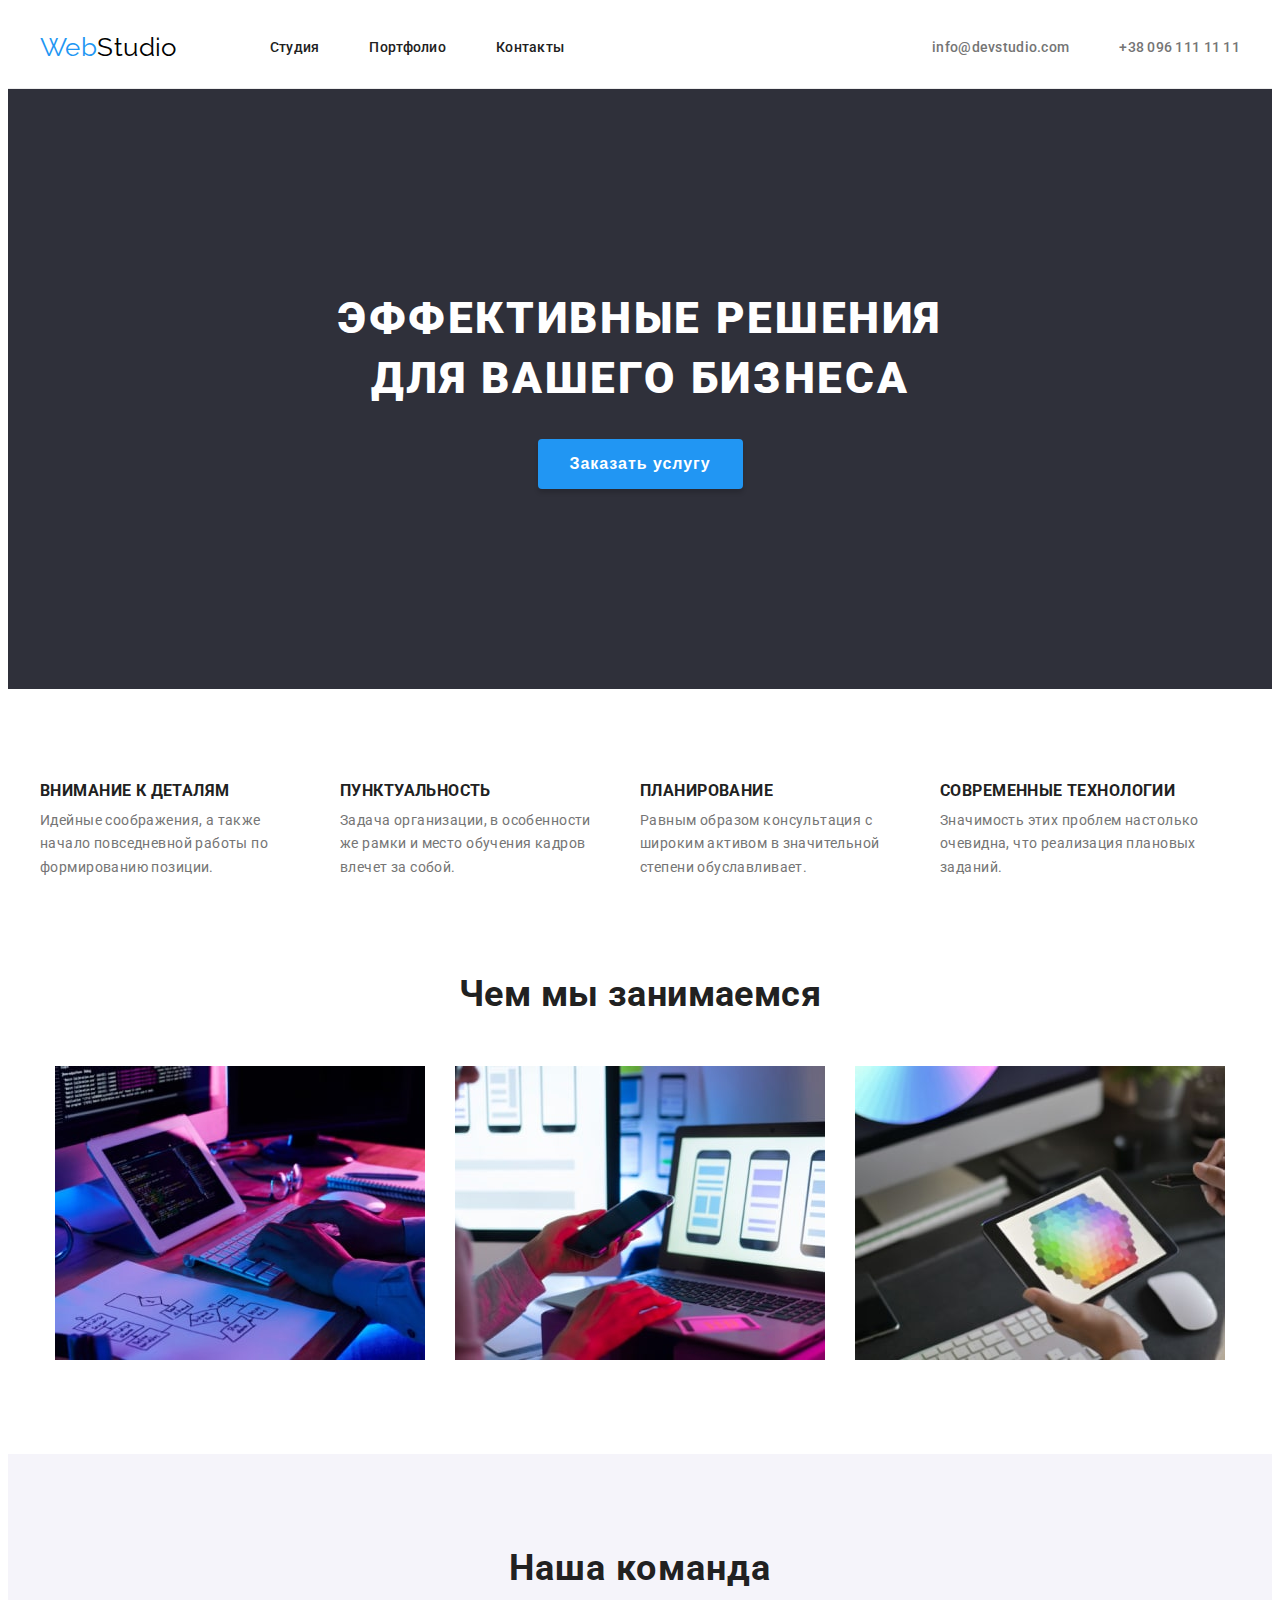
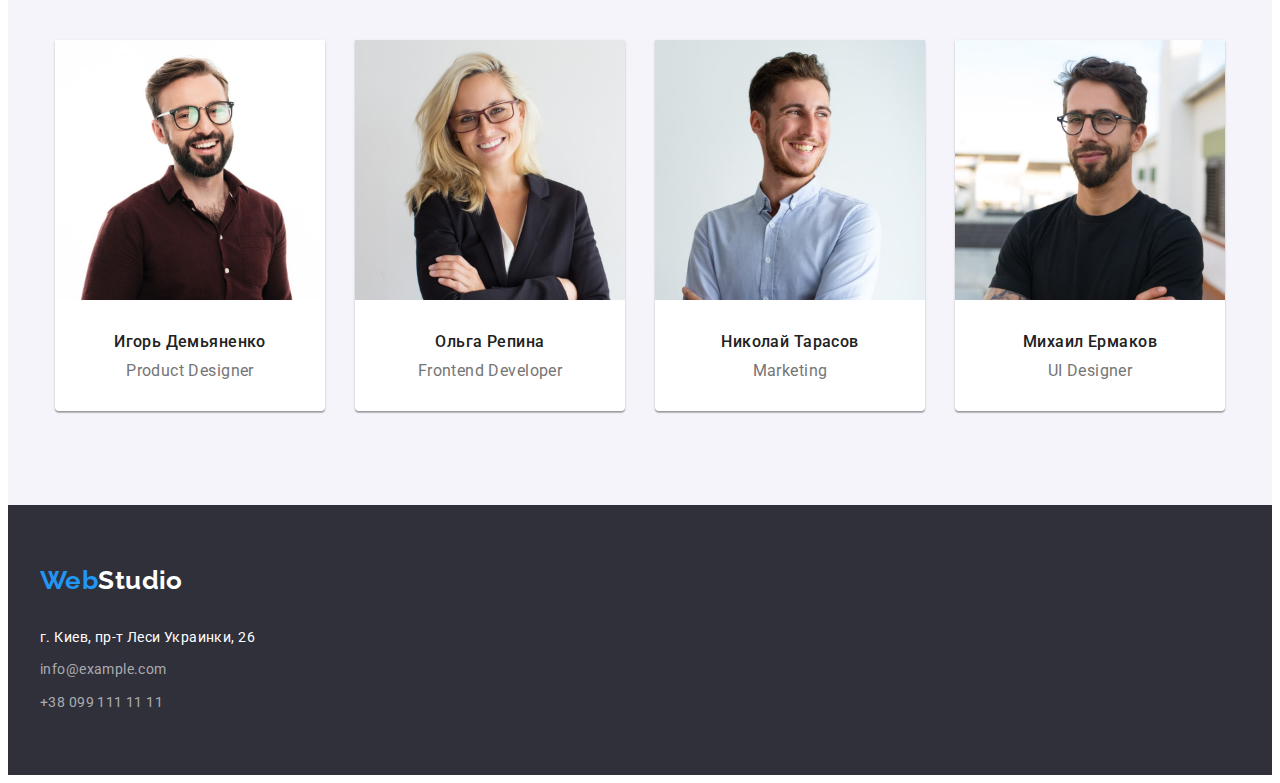
<file: index.html>
<!DOCTYPE html>
<html lang="ru">
<head>
    <meta charset="UTF-8">
    <meta http-equiv="X-UA-Compatible" content="IE=edge">
    <meta name="viewport" content="width=device-width, initial-scale=1.0">
    <title>Web Studio</title>
    
    
    <link rel="preconnect" href="https://fonts.googleapis.com">
    <link rel="preconnect" href="https://fonts.gstatic.com" crossorigin>
    <link href="https://fonts.googleapis.com/css2?family=Montserrat:wght@700&family=Roboto:wght@400;500;700;900&display=swap" rel="stylesheet">
    
    <link rel="preconnect" href="https://fonts.googleapis.com">
    <link rel="preconnect" href="https://fonts.gstatic.com" crossorigin>
    <link href="https://fonts.googleapis.com/css2?family=Raleway:wght@700&display=swap" rel="stylesheet">
        
    <link rel="stylesheet" href="https://cdnjs.cloudflare.com/ajax/libs/modern-normalize/1.1.0/modern-normalize.min.css"
        integrity="sha512-wpPYUAdjBVSE4KJnH1VR1HeZfpl1ub8YT/NKx4PuQ5NmX2tKuGu6U/JRp5y+Y8XG2tV+wKQpNHVUX03MfMFn9Q=="
        crossorigin="anonymous" referrerpolicy="no-referrer" />

    <link rel="stylesheet" href="css/reset.css">
    <link rel="stylesheet" href="css/styles.css">

</head>

<body>
    
    <header class="header"> 
        <div class="container">  
    
    <a class="header-logo link" href="" lang="en"><span class="left-logo">Web</span><span class="header-right-logo">Studio</span></a>

    <nav class="navigation">
     <ul class="nav-list header-list list">
         <li class="header-item nav-item item"><a class="nav-link link nav-link header-link" href="./index.html">Студия</a></li>
         <li class="header-item nav-item item"><a class="nav-link link nav-link header-link" href="portfolio.html">Портфолио</a></li>
         <li class="header-item nav-item item"><a class="nav-link link nav-link header-link" href="">Контакты</a></li>
     </ul>
    </nav>

     <ul class="header-list contacts-list list">
         <li class="header-item contacts-item item"><a class="link-mail link header-link contacts-link" href="mailto:info@devstudio.com">info@devstudio.com</a></li>
         <li class="header-item contacts-item item"><a class="link-tel link header-link contacts-link" href="tel:+380961111111">+38 096 111 11 11</a></li>
     </ul>
        </div>
    </header>
    
    <main class="main"> 
        <section class="business-service">
            <div class="container">
    <h1 class="business-service-title title">Эффективные решения для вашего бизнеса</h1>
        
    <button class="service-btn button" type="button">Заказать услугу</button>
            </div>     
        </section>
        
        <section class="our-pros">
            <div class="container">
        <h2 class="our-pros-title title visually-hidden">Почему именно мы</h2>
        <ul class="our-pros-list list">
            <li class="our-pros-item item">
            <h3 class="our-pros-cause-title title">Внимание к деталям</h3>        
            <p class="our-pros-txt">Идейные соображения, а также начало повседневной работы по формированию позиции.</p>
            </li>
            <li class="our-pros-item item">
            <h3 class="our-pros-cause-title title">Пунктуальность</h3>
            <p class="our-pros-txt">Задача организации, в особенности же рамки и место обучения кадров влечет за собой.</p>
            </li>
            <li class="our-pros-item item">
            <h3 class="our-pros-cause-title title">Планирование</h3>
            <p class="our-pros-txt">Равным образом консультация с широким активом в значительной степени обуславливает.</p>
            </li>
            <li class="our-pros-item item">
            <h3 class="our-pros-cause-title title">Современные технологии</h3>
            <p class="our-pros-txt">Значимость этих проблем настолько очевидна, что реализация плановых заданий.</p>
            </li>
        </ul>
            </div>

        </section>

        <section class="our-work">
            <div class="container">
            <h2 class="our-work-title title">Чем мы занимаемся</h2>
            <ul class="our-work-list list">
                <li class="our-work-item item"><img class="our-work-img" src="./images/box-1-min.jpg" alt="Кодинг" width="370" height="294"></li>
                <li class="our-work-item item"><img class="our-work-img" src="./images/box-2-min.jpg" alt="Интерфейс смартфона" width="370" height="294"></li>
                <li class="our-work-item item"><img class="our-work-img" src="./images/box-3-min.jpg" alt="Дизайн" width="370" height="294"></li>
            </ul>
            </div>

        </section>
        
        <section class="our-team">
            <div class="container">
            <h2 class="our-team-title title">Наша команда</h2>

            <ul class="our-team-list list">
                <li class="our-team-item item">
                    <img class="our-team-img" src="./images/img-1.jpg" alt="Сотрудник компании" width="270" height="260">
                   <div class="our-team-info"> <h3 class="our-team-name-title title">Игорь Демьяненко</h3>
                    <p class="our-team-txt" lang="en">Product Designer</p> </div>
                </li>
                <li class="our-team-item item">
                    <img class="our-team-img" src="./images/img-2.jpg" alt="Сотрудник компании" width="270" height="260">
                   <div class="our-team-info"> <h3 class="our-team-name-title title">Ольга Репина</h3>
                    <p class="our-team-txt" lang="en">Frontend Developer</p> </div>
                </li>
                <li class="our-team-item item">
                    <img class="our-team-img" src="./images/img-3.jpg" alt="Сотрудник компании" width="270" height="260">
                   <div class="our-team-info"> <h3 class="our-team-name-title title">Николай Тарасов</h3>
                    <p class="our-team-txt" lang="en">Marketing</p> </div>
                </li>
                <li class="our-team-item item">
                    <img class="our-team-img" src="./images/img-4.jpg" alt="Сотрудник компании" width="270" height="260">
                   <div class="our-team-info"> <h3 class="our-team-name-title title">Михаил Ермаков</h3>
                    <p class="our-team-txt" lang="en">UI Designer</p> </div> 
                </li>
            </ul>
            </div>

        </section>
    </main>
    
    <footer class="footer">
        <div class="container">
            <a class="footer-logo link" href="" lang="en"><span class="left-logo">Web</span><span class="footer-right-logo">Studio</span></a>
    <address class="address">
        <ul class="address-list footer-list list">
            <li class="address-item item"><a class="footer-map footer-link link" href="https://goo.gl/maps/tjWRZzx54MMduTAB9" target="_blank" rel="noopener, noindex, nofollow">г. Киев, пр-т Леси Украинки, 26</a></li>
            <li class="address-item item"><a class="footer-mail footer-link link" href="mailto:info@example.com">info@example.com</a></li>
            <li class="address-item item"><a class="footer-tel footer-link link" href="tel:+380991111111">+38 099 111 11 11</a></li>
        </ul>
    </address>
        </div>

    </footer>
   

</body>
</html>
</file>
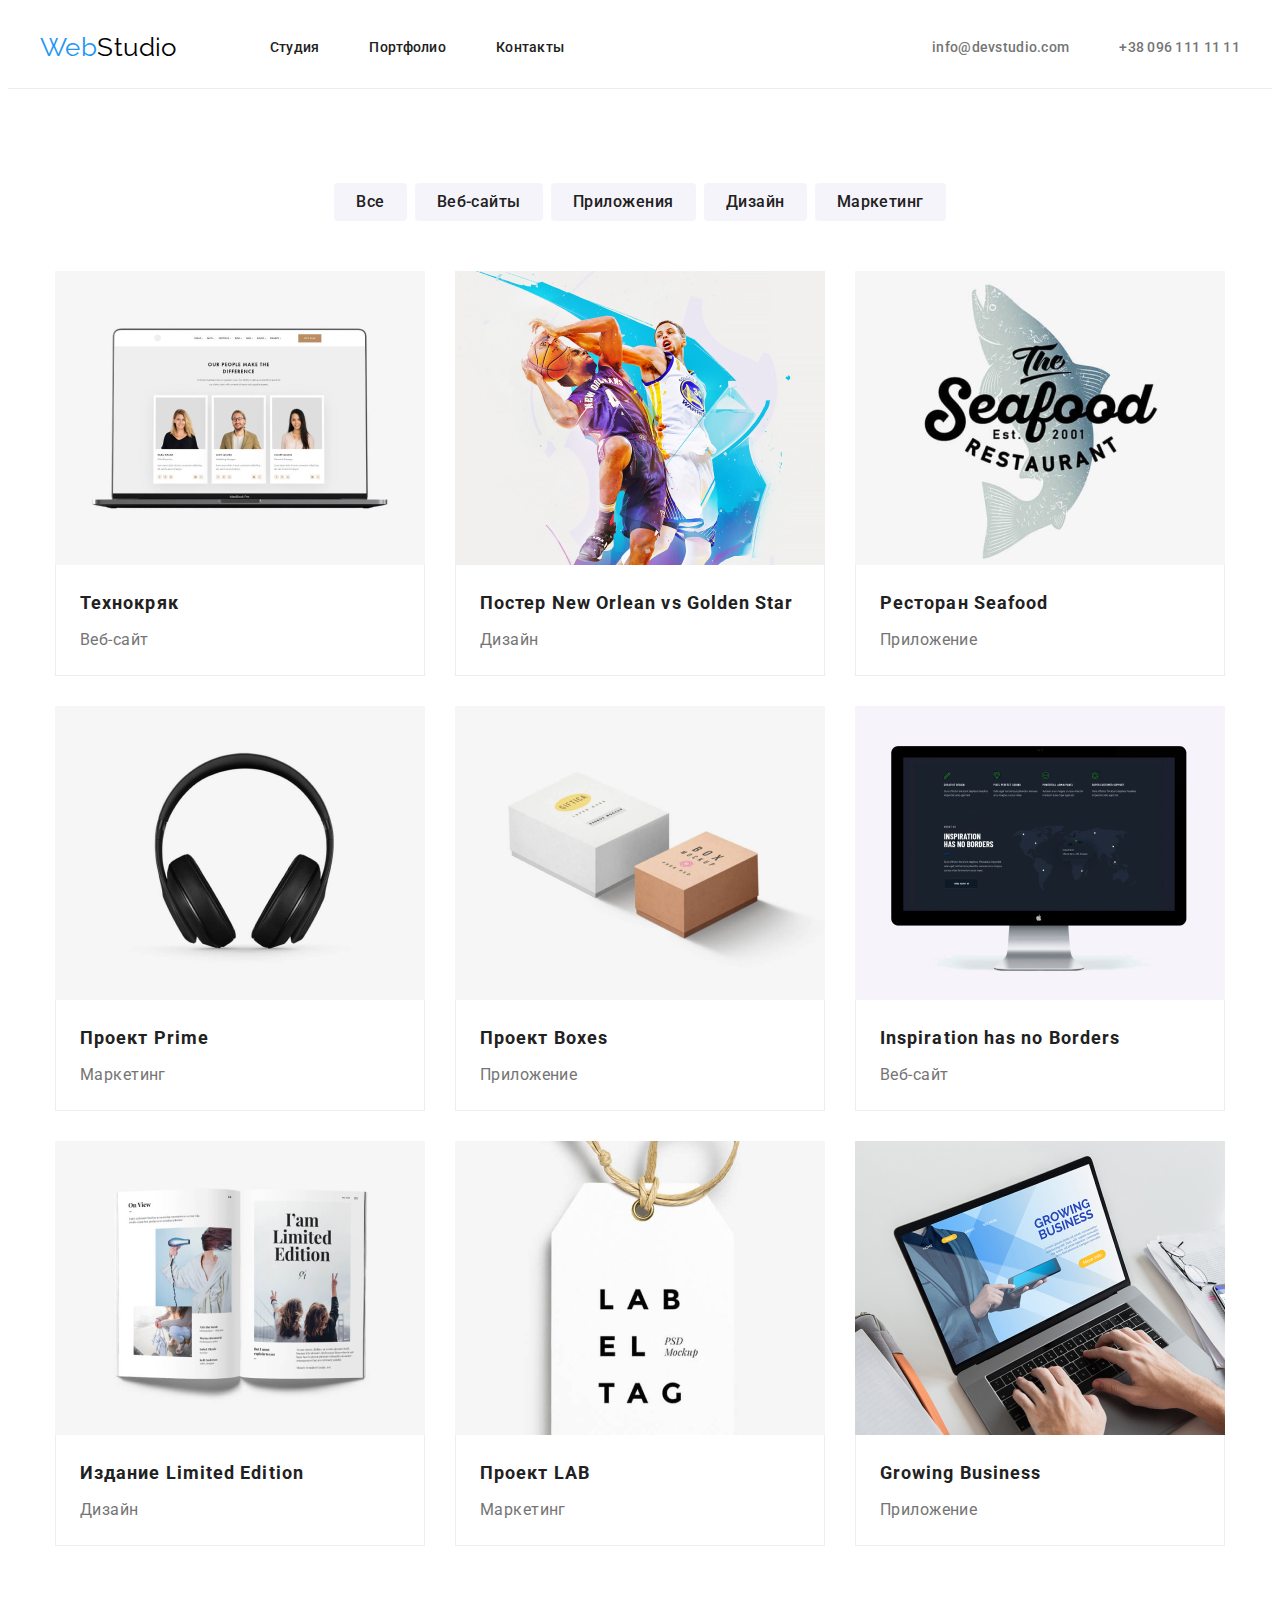
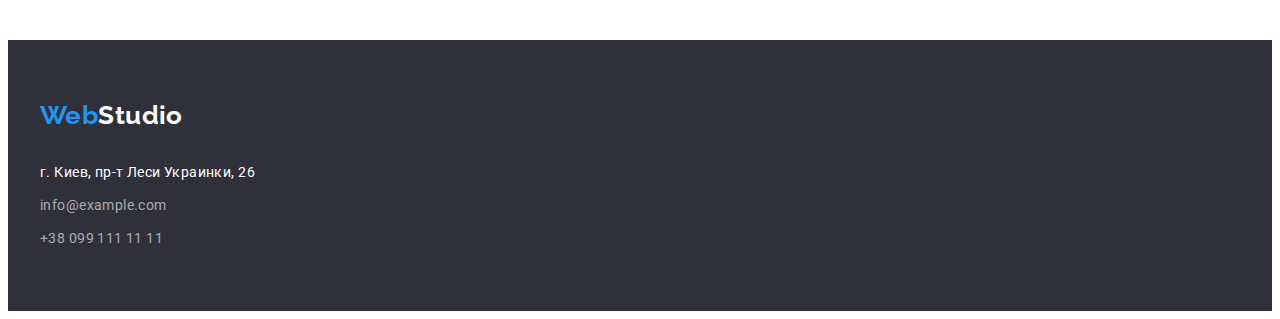
<file: portfolio.html>
<!DOCTYPE html>
<html lang="ru">

<head>
    <meta charset="UTF-8">
    <meta http-equiv="X-UA-Compatible" content="IE=edge">
    <meta name="viewport" content="width=device-width, initial-scale=1.0">
    <title>Web Studio</title>


    <link rel="preconnect" href="https://fonts.googleapis.com">
    <link rel="preconnect" href="https://fonts.gstatic.com" crossorigin>
    <link
        href="https://fonts.googleapis.com/css2?family=Montserrat:wght@700&family=Roboto:wght@400;500;700;900&display=swap"
        rel="stylesheet">

    <link rel="preconnect" href="https://fonts.googleapis.com">
    <link rel="preconnect" href="https://fonts.gstatic.com" crossorigin>
    <link href="https://fonts.googleapis.com/css2?family=Raleway:wght@700&display=swap" rel="stylesheet">

    <link rel="stylesheet" href="https://cdnjs.cloudflare.com/ajax/libs/modern-normalize/1.1.0/modern-normalize.min.css"
        integrity="sha512-wpPYUAdjBVSE4KJnH1VR1HeZfpl1ub8YT/NKx4PuQ5NmX2tKuGu6U/JRp5y+Y8XG2tV+wKQpNHVUX03MfMFn9Q=="
        crossorigin="anonymous" referrerpolicy="no-referrer" />

    <link rel="stylesheet" href="css/reset.css">
    <link rel="stylesheet" href="css/styles.css">

</head>

<body>

    <header class="header">
        <div class="container">

            <a class="header-logo link" href="" lang="en"><span class="left-logo">Web</span><span
                    class="header-right-logo">Studio</span></a>

            <nav class="navigation">
                <ul class="nav-list header-list list">
                    <li class="header-item nav-item item"><a class="nav-link link nav-link header-link"
                            href="./index.html">Студия</a></li>
                    <li class="header-item nav-item item"><a class="nav-link link nav-link header-link"
                            href="portfolio.html">Портфолио</a></li>
                    <li class="header-item nav-item item"><a class="nav-link link nav-link header-link"
                            href="">Контакты</a></li>
                </ul>
            </nav>

            <ul class="header-list contacts-list list">
                <li class="header-item contacts-item item"><a class="link-mail link header-link contacts-link"
                        href="mailto:info@devstudio.com">info@devstudio.com</a></li>
                <li class="header-item contacts-item item"><a class="link-tel link header-link contacts-link"
                        href="tel:+380961111111">+38 096 111 11 11</a></li>
            </ul>
        </div>
    </header>
    
    <main class="main">
          
        <section class="portfolio">
            <div class="container">
                <h1 class="visually-hidden portfolio-title title">Портфолио</h1>
                <ul class="portfolio-filter-list list">
                    <li class="portfolio-filter-item" ><button class="portfolio-filter-btn button" type="button">Все</button></li>
                    <li class="portfolio-filter-item" ><button class="portfolio-filter-btn button" type="button">Веб-сайты</button></li>
                    <li class="portfolio-filter-item" ><button class="portfolio-filter-btn button" type="button">Приложения</button></li>
                    <li class="portfolio-filter-item" ><button class="portfolio-filter-btn button" type="button">Дизайн</button></li>
                    <li class="portfolio-filter-item" ><button class="portfolio-filter-btn button" type="button">Маркетинг</button></li>
                </ul>
           
         
         <ul class="portfolio-list list">
            <li class="portfolio-item"><a class="portfolio-link link" href="">
                <img class="portfolio-img" src="./images/imghw-1.jpg" alt="Веб-сайт" width="370">
                <div class="project-name"><h2 class="portfolio-name-title">Технокряк</h2>
                <p class="portfolio-txt">Веб-сайт</p> </div> </a>
            </li>
            <li class="portfolio-item"><a class="portfolio-link link" href="">
                <img class="portfolio-img" src="./images/imghw-2.jpg" alt="Баскетбольный постер" width="370">
                <div class="project-name"><h2 class="portfolio-name-title">Постер New Orlean vs Golden Star</h2>
                <p class="portfolio-txt">Дизайн</p> </div> </a>
            </li>
            <li class="portfolio-item"><a class="portfolio-link link" href="">
                <img class="portfolio-img" src="./images/imghw-3.jpg" alt="Логотип" width="370">
                <div class="project-name"><h2 class="portfolio-name-title">Ресторан Seafood</h2>
                <p class="portfolio-txt">Приложение</p> </div> </a>
            </li>
            <li class="portfolio-item"><a class="portfolio-link link" href="">
                <img class="portfolio-img" src="./images/imghw-4.jpg" alt="Наушники" width="370">
                <div class="project-name"><h2 class="portfolio-name-title">Проект Prime</h2>
                <p class="portfolio-txt">Маркетинг</p> </div> </a>
            </li>
            <li class="portfolio-item"><a class="portfolio-link link" href="">
                <img class="portfolio-img" src="./images/imghw-5.jpg" alt="Пакет и Кирпич" width="370">
                <div class="project-name"><h2 class="portfolio-name-title">Проект Boxes</h2>
                <p class="portfolio-txt">Приложение</p> </div> </a>
            </li>
            <li class="portfolio-item"><a class="portfolio-link link" href="">
                <img class="portfolio-img" src="./images/imghw-6.jpg" alt="Моноблок" width="370">
                <div class="project-name"><h2 class="portfolio-name-title">Inspiration has no Borders</h2>
                <p class="portfolio-txt">Веб-сайт</p> </div> </a>
            </li>
            <li class="portfolio-item"><a class="portfolio-link link" href="">
                <img class="portfolio-img" src="./images/imghw-7.jpg" alt="Журнал" width="370">
                <div class="project-name"><h2 class="portfolio-name-title">Издание Limited Edition</h2>
                <p class="portfolio-txt">Дизайн</p> </div> </a>
            </li>
            <li class="portfolio-item"><a class="portfolio-link link" href="">
                <img class="portfolio-img" src="./images/imghw-8.jpg" alt="Лейбел" width="370">
                <div class="project-name"><h2 class="portfolio-name-title">Проект LAB</h2>
                <p class="portfolio-txt">Маркетинг</p> </div> </a>
            </li>
            <li class="portfolio-item"><a class="portfolio-link link" href="">
                <img class="portfolio-img" src="./images/imghw-9.jpg" alt="Ноутбук" width="370">
                <div class="project-name"><h2 class="portfolio-name-title">Growing Business</h2>
                <p class="portfolio-txt">Приложение</p> </div> </a>
            </li>
         </ul>
            </div>
        
        </section>
    </main>
    
    <footer class="footer">
        <div class="container">
            <a class="footer-logo link" href="" lang="en"><span class="left-logo">Web</span><span
                    class="footer-right-logo">Studio</span></a>
            <address class="address">
                <ul class="address-list footer-list list">
                    <li class="address-item item"><a class="footer-map footer-link link"
                            href="https://goo.gl/maps/tjWRZzx54MMduTAB9" target="_blank"
                            rel="noopener, noindex, nofollow">г. Киев, пр-т Леси Украинки, 26</a></li>
                    <li class="address-item item"><a class="footer-mail footer-link link"
                            href="mailto:info@example.com">info@example.com</a></li>
                    <li class="address-item item"><a class="footer-tel footer-link link" href="tel:+380991111111">+38 099
                            111 11 11</a></li>
                </ul>
            </address>
        </div>
    
    </footer>
    
    
    </body>
    
    </html>
</file>
<file: css/styles.css>
:root {
--primary-text-color: #757575;
--accent-text-color: #2196F3;
--title-text-color: #212121;
--non-core-background-color: #f5f4fa;
--primary-background-color: #ffffff;
--secondary-background-color: #2F303A;
--primary-button-background-color: #2196f3;
--header-link-color: #212121;
--primary-button-background-hover-color: #188CE8;
--secondary-text-color: #ffffff;
--footer-right-logo-color: #ffffff;
--header-right-logo-color: #000000;
--contacts-color: #757575;
--portfolio-background-color: #ffffff;
}

body{
font-family: Roboto;
color: var(--primary-text-color);
background-color: var(--primary-background-color);
font-size: 14px;
letter-spacing: 0.03em;
}

.link{
text-decoration: none;
}

.list{
list-style: none;
}

.title{
color: var(--title-text-color);
}

.button{
    cursor: pointer;
    border: none;
}

.visually-hidden {
    position: fixed;
    transform: scale(0);
}

.container{
    width: 1200px;
    margin: 0 auto;
    /* border: solid 1px red; */
}

/* -------------------------------------------------------------------HEADER-------------------------------------------------------------------------------------*/
.header{
background-color: var(--header-background);
padding-top: 24px;  
padding-bottom: 25px;   
border-bottom: 1px solid #ECECEC;
}

.header .container{
    display: flex;
    align-items: center;
}

.header-list{
    display: flex;
}

.nav-item:not(:last-child){
margin-right: 50px;
}

.contacts-list{
    margin-left: auto;
}

.contacts-item:first-child{
margin-right: 50px;
}


.header-logo{
font-family: Raleway;
font-size: 26px;
line-height: 1.19;
color: var(--accent-text-color);
margin-right: 93px;
}

.header-right-logo{
    color: var(--header-right-logo-color);
}
 
.header-link{
font-weight: 500;

line-height: 1.14;
letter-spacing: 0.02em;
}

.nav-link{
    color: var(--header-link-color);
}

.link-mail,
.link-tel {
    color: var(--contacts-color);
}

.header-link:hover, .header-link:focus{
color: var(--accent-text-color);
}

/* -------------------------------------------------------------------MAIN-------------------------------------------------------------------------------------*/


/* ------------------------------------------------------------------BUSINESS-SERVICE-SEC-------------------------------------------------------------------------------*/

.business-service{
background-color: var(--secondary-background-color); 
padding-top: 200px;
padding-bottom: 200px;
}

.business-service-title{
margin: 0 auto;
max-width: 696px;
font-weight: 900;
font-size: 44px;
line-height: 1.36;
text-align: center;
letter-spacing: 0.06em;
text-transform: uppercase;
color: var(--secondary-text-color);
margin-bottom: 30px;
}

.service-btn{
min-width: 200px;
margin: 0 auto;
background-color: var(--primary-button-background-color);
color: var(--secondary-text-color);
font-weight: 700;
font-size: 16px;
line-height: 1.87;
letter-spacing: 0.06em;
border-radius: 4px;
box-shadow: 0px 4px 4px rgba(0, 0, 0, 0.15);
padding: 10px 32px;
display: block;
}

.service-btn:hover, .service:focus{
background-color: var(--primary-button-background-hover-color);
}

/* -------------------------------------------------------------------PROS-SEC-------------------------------------------------------------------------------------*/

.our-pros{
    padding-top: 94px;
    padding-bottom: 94px;
}

.our-pros-list{
    display: flex;
}

.our-pros-item{
    margin-right: 30px;
}

.our-pros-cause-title{
margin-bottom: 10px;
font-weight: 700;
line-height: 16px;
text-transform: uppercase;
color: var(--title-text-color);
}


.our-pros-txt{ 
    max-width: 270px; 
    line-height: 1.71;
    color: var(--primary-text-color);
}

/* -----------------------------------------------------------------------OURWORK-SEC---------------------------------------------------------------------------------*/

.our-work{
    padding-bottom: 94px;
}

.our-work-list{
    display: flex;
    justify-content: center;
}

.our-work-item:not(:last-child){
margin-right: 30px;
}

.our-work-title{
margin-bottom: 50px;
font-size: 36px;
line-height: 1.16;
text-align: center;
color: var(--title-text-color);
}

.our-work-img{
    display: block;
}

/* -------------------------------------------------------------------OURTEAM-SEC-------------------------------------------------------------------------------------*/

.our-team{
    padding-top: 94px;
    padding-bottom: 94px;
    background-color: var(--non-core-background-color);
}

.our-team-list{
    display: flex;
    column-gap: 30px;
    justify-content: center;
}

.our-team-item{
    background-color: #ffffff;
    flex-basis: calc(100% / 4 - 30px);
    box-shadow: 0px 1px 3px rgba(0, 0, 0, 0.12), 0px 1px 1px rgba(0, 0, 0, 0.14), 0px 2px 1px rgba(0, 0, 0, 0.2);
        border-radius: 0px 0px 4px 4px;
}

.our-team-info {
    padding-top: 30px;
    padding-bottom: 30px;
}

.our-team-title{
margin-bottom: 50px;
font-size: 36px;
line-height: 1.16;
text-align: center; 
letter-spacing: 0.03em;
color: var(--title-text-color);  
}

.our-team-name-title{ 
    margin-bottom: 10px;
font-weight: 500;
font-size: 16px;
line-height: 1.18;
text-align: center;
color: var(--title-text-color);
}

.our-team-txt{
font-size: 16px;
line-height: 1.18;
text-align: center;
color: var(--primary-text-color);
}

.our-team_img{
    display: block;
}

/* -------------------------------------------------------------------FOOTER-------------------------------------------------------------------------------------*/

.footer{
    padding-top: 60px;
    padding-bottom: 60px;
background-color: var(--secondary-background-color);
}

.address-item:not(:last-child){
    margin-bottom: 9px;
}

.footer-logo {
    margin-bottom: 30px;
    display: block;
    font-family: Raleway;
    font-weight: 700;
    font-size: 26px;
    line-height: 1.19;
    color: var(--accent-text-color);
}

.footer-right-logo{
color: var(--footer-right-logo-color);
}

.footer-map,
.footer-mail,
.footer-tel {
    font-style: normal;
    font-weight: 400;
    line-height: 1.71;
}

.footer-map{
color: var(--secondary-text-color);
}

.footer-mail, .footer-tel{
color: rgba(255, 255, 255, 0.6);
}


.footer-link:hover, .footer-link:focus{
    color: var(--accent-text-color);
}

/* -------------------------------------------------------------------portfolio-------------------------------------------------------------------------------------*/

.portfolio{
    background-color: var(--portfolio-background-color);
    padding-top: 94px;
    padding-bottom: 94px;
}

.portfolio-filter-btn{
    font-family: Roboto;
    background-color: var(--non-core-background-color);
    color: var(--title-text-color);  
    font-weight: 500;
    font-size: 16px;
    line-height: 1.62;
    letter-spacing: 0.03em;
    display: block;
    border-radius: 4px;
    padding: 6px 22px;

}

.portfolio-filter-btn:hover,
.portfolio-filter-btn:focus {
    background-color: var(--primary-button-background-color);
    color: var(--secondary-text-color);
    box-shadow: 0px 3px 1px rgba(0, 0, 0, 0.1), 0px 1px 2px rgba(0, 0, 0, 0.08), 0px 2px 2px rgba(0, 0, 0, 0.12);
        
}

.portfolio-name-title{
    font-size: 18px;
    line-height: 2;
    letter-spacing: 0.06em;
    color: var(--title-text-color);
    margin-bottom: 4px;
}

.portfolio-txt{
font-size: 16px;
line-height: 1.88;
color: var(--primary-text-color);
}

.portfolio-filter-list{
    display: flex;
    justify-content: center;
    margin-bottom: 50px;
} 

.portfolio-filter-item:not(:last-child){
    margin-right: 8px;
}

.portfolio-list{
    display: flex;
    flex-wrap: wrap;
    justify-content: center;
    column-gap: 30px;
}
.portfolio-item{
    flex-basis: calc(100% / 3 - 30px);
}

.portfolio-item:nth-child(-n+6){
margin-bottom: 30px;
}

.project-name{
    border: 1px solid #EEEEEE;
    border-top: none;
    padding: 20px 24px;
}

.portfolio-img{
    display: block;
}
</file>
